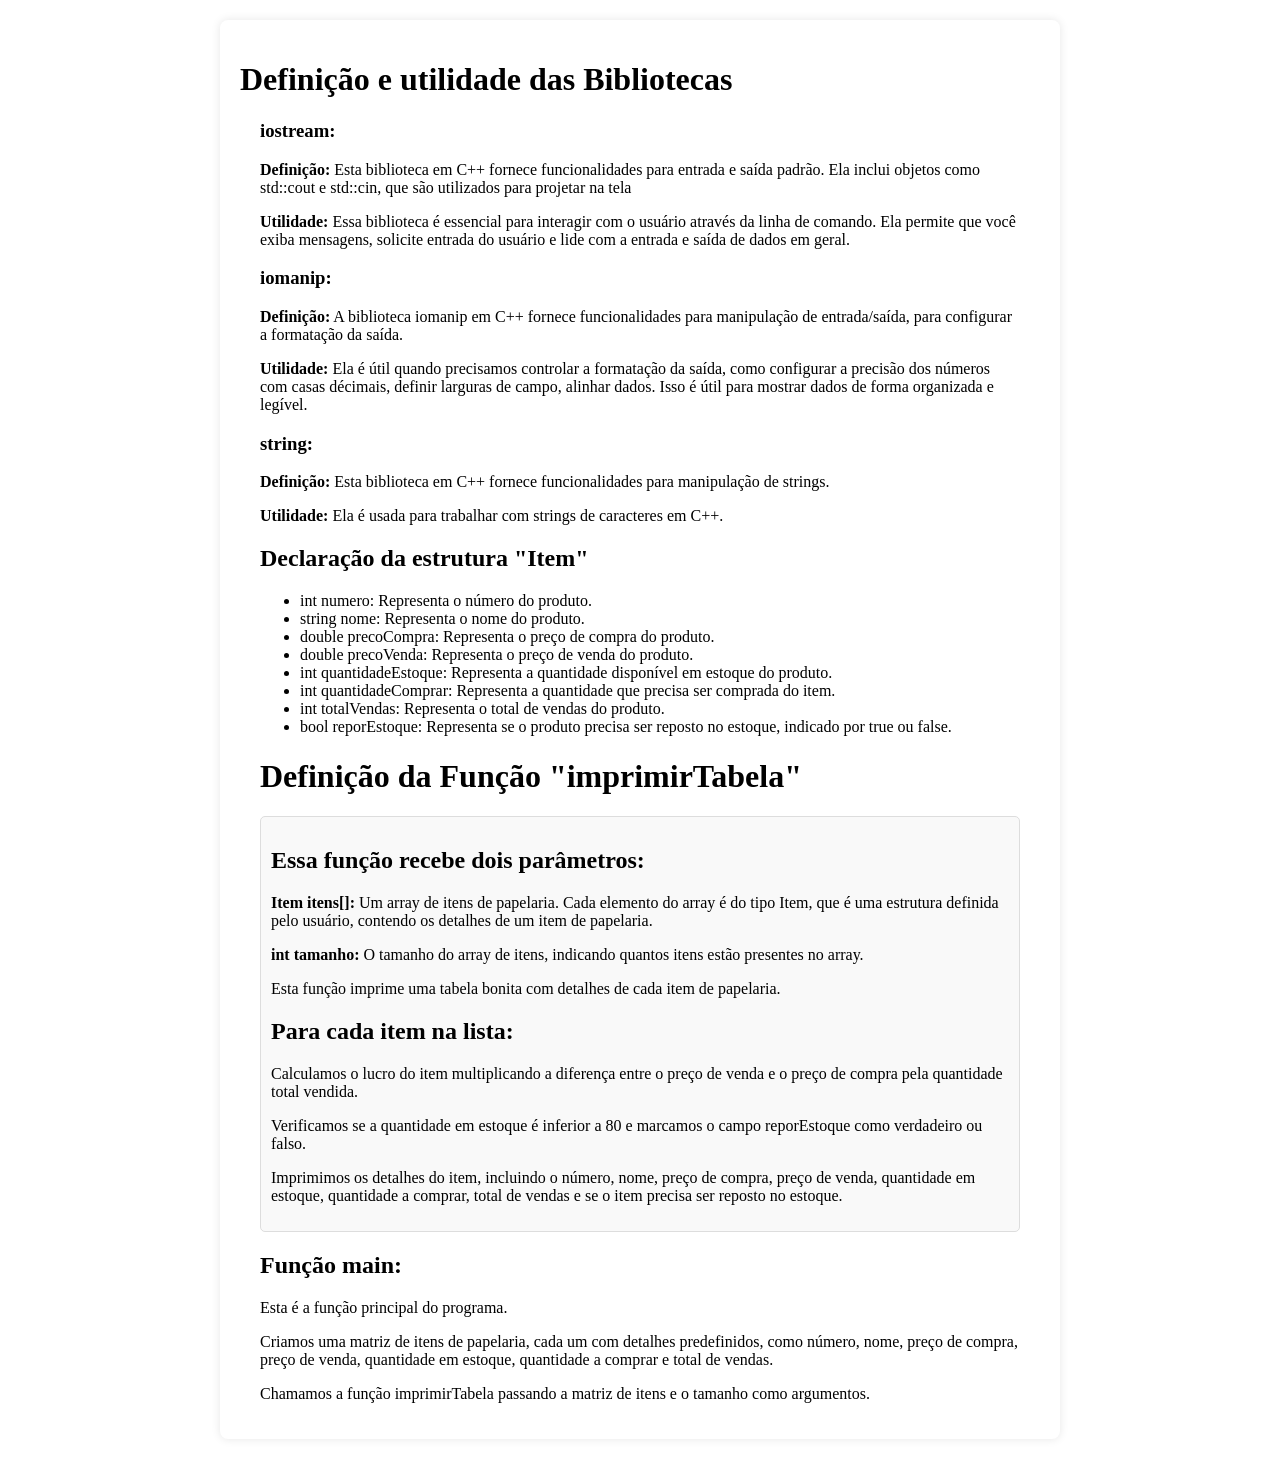
<file: index.html>
<!DOCTYPE html>
<html lang="en">
<head>
    <meta charset="UTF-8">
    <meta name="viewport" content="width=device-width, initial-scale=1.0">
    <title>Document</title>
    <link rel="stylesheet" href="style.css">
</head>
<body>
    <div class="container">
        <h1>Definição e utilidade das Bibliotecas</h1>
        <div class="content">
            <h3>iostream:</h3>
            <p><strong>Definição:</strong> Esta biblioteca em C++ fornece funcionalidades para entrada e saída padrão. Ela inclui objetos como std::cout e std::cin, que são utilizados para projetar na tela</p>
            <p><strong>Utilidade:</strong> Essa biblioteca é essencial para interagir com o usuário através da linha de comando. Ela permite que você exiba mensagens, solicite entrada do usuário e lide com a entrada e saída de dados em geral.</p>

            <h3>iomanip:</h3>
            <p><strong>Definição:</strong> A biblioteca iomanip em C++ fornece funcionalidades para manipulação de entrada/saída, para configurar a formatação da saída.</p>
            <p><strong>Utilidade:</strong> Ela é útil quando precisamos controlar a formatação da saída, como configurar a precisão dos números com casas décimais, definir larguras de campo, alinhar dados. Isso é útil para mostrar dados de forma organizada e legível.</p>

            <h3>string:</h3>
            <p><strong>Definição:</strong> Esta biblioteca em C++ fornece funcionalidades para manipulação de strings.</p>
            <p><strong>Utilidade:</strong> Ela é usada para trabalhar com strings de caracteres em C++.</p>

            <h2>Declaração da estrutura "Item"</h2>
            <ul>
                <li>int numero: Representa o número do produto.</li>
                <li>string nome: Representa o nome do produto.</li>
                <li>double precoCompra: Representa o preço de compra do produto.</li>
                <li>double precoVenda: Representa o preço de venda do produto.</li>
                <li>int quantidadeEstoque: Representa a quantidade disponível em estoque do produto.</li>
                <li>int quantidadeComprar: Representa a quantidade que precisa ser comprada do item.</li>
                <li>int totalVendas: Representa o total de vendas do produto.</li>
                <li>bool reporEstoque: Representa se o produto precisa ser reposto no estoque, indicado por true ou false.</li>
            </ul>

            <h1>Definição da Função "imprimirTabela"</h1>
            <div class="function-description">
                <h2>Essa função recebe dois parâmetros:</h2>
                <p><strong>Item itens[]:</strong> Um array de itens de papelaria. Cada elemento do array é do tipo Item, que é uma estrutura definida pelo usuário, contendo os detalhes de um item de papelaria.</p>
                <p><strong>int tamanho:</strong> O tamanho do array de itens, indicando quantos itens estão presentes no array.</p>
                <p>Esta função imprime uma tabela bonita com detalhes de cada item de papelaria.</p>
                <h2>Para cada item na lista:</h2>
                <p>Calculamos o lucro do item multiplicando a diferença entre o preço de venda e o preço de compra pela quantidade total vendida.</p>
                <p>Verificamos se a quantidade em estoque é inferior a 80 e marcamos o campo reporEstoque como verdadeiro ou falso.</p>
                <p>Imprimimos os detalhes do item, incluindo o número, nome, preço de compra, preço de venda, quantidade em estoque, quantidade a comprar, total de vendas e se o item precisa ser reposto no estoque.</p>
            </div>

            <h2>Função main:</h2>
            <p>Esta é a função principal do programa.</p>
            <p>Criamos uma matriz de itens de papelaria, cada um com detalhes predefinidos, como número, nome, preço de compra, preço de venda, quantidade em estoque, quantidade a comprar e total de vendas.</p>
            <p>Chamamos a função imprimirTabela passando a matriz de itens e o tamanho como argumentos.</p>
        </div>
    </div>
</body>
</html>
</file>
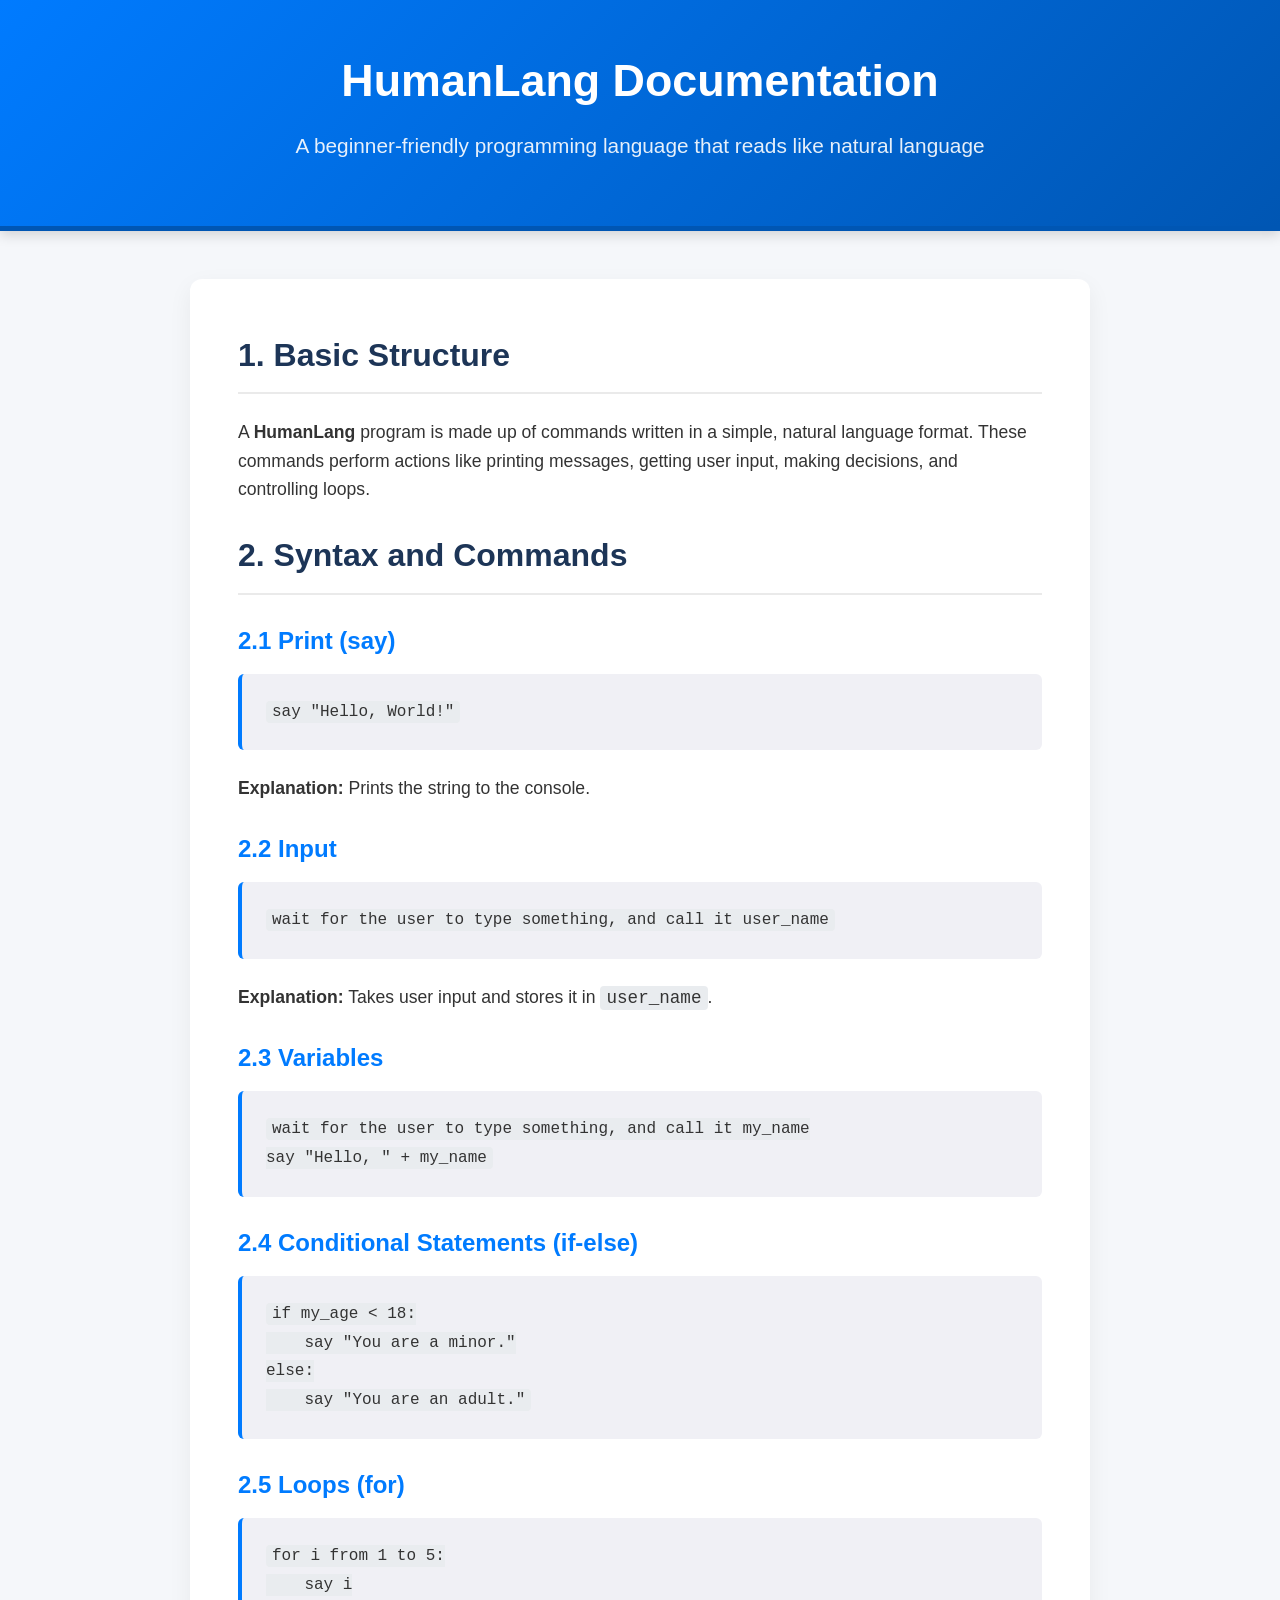
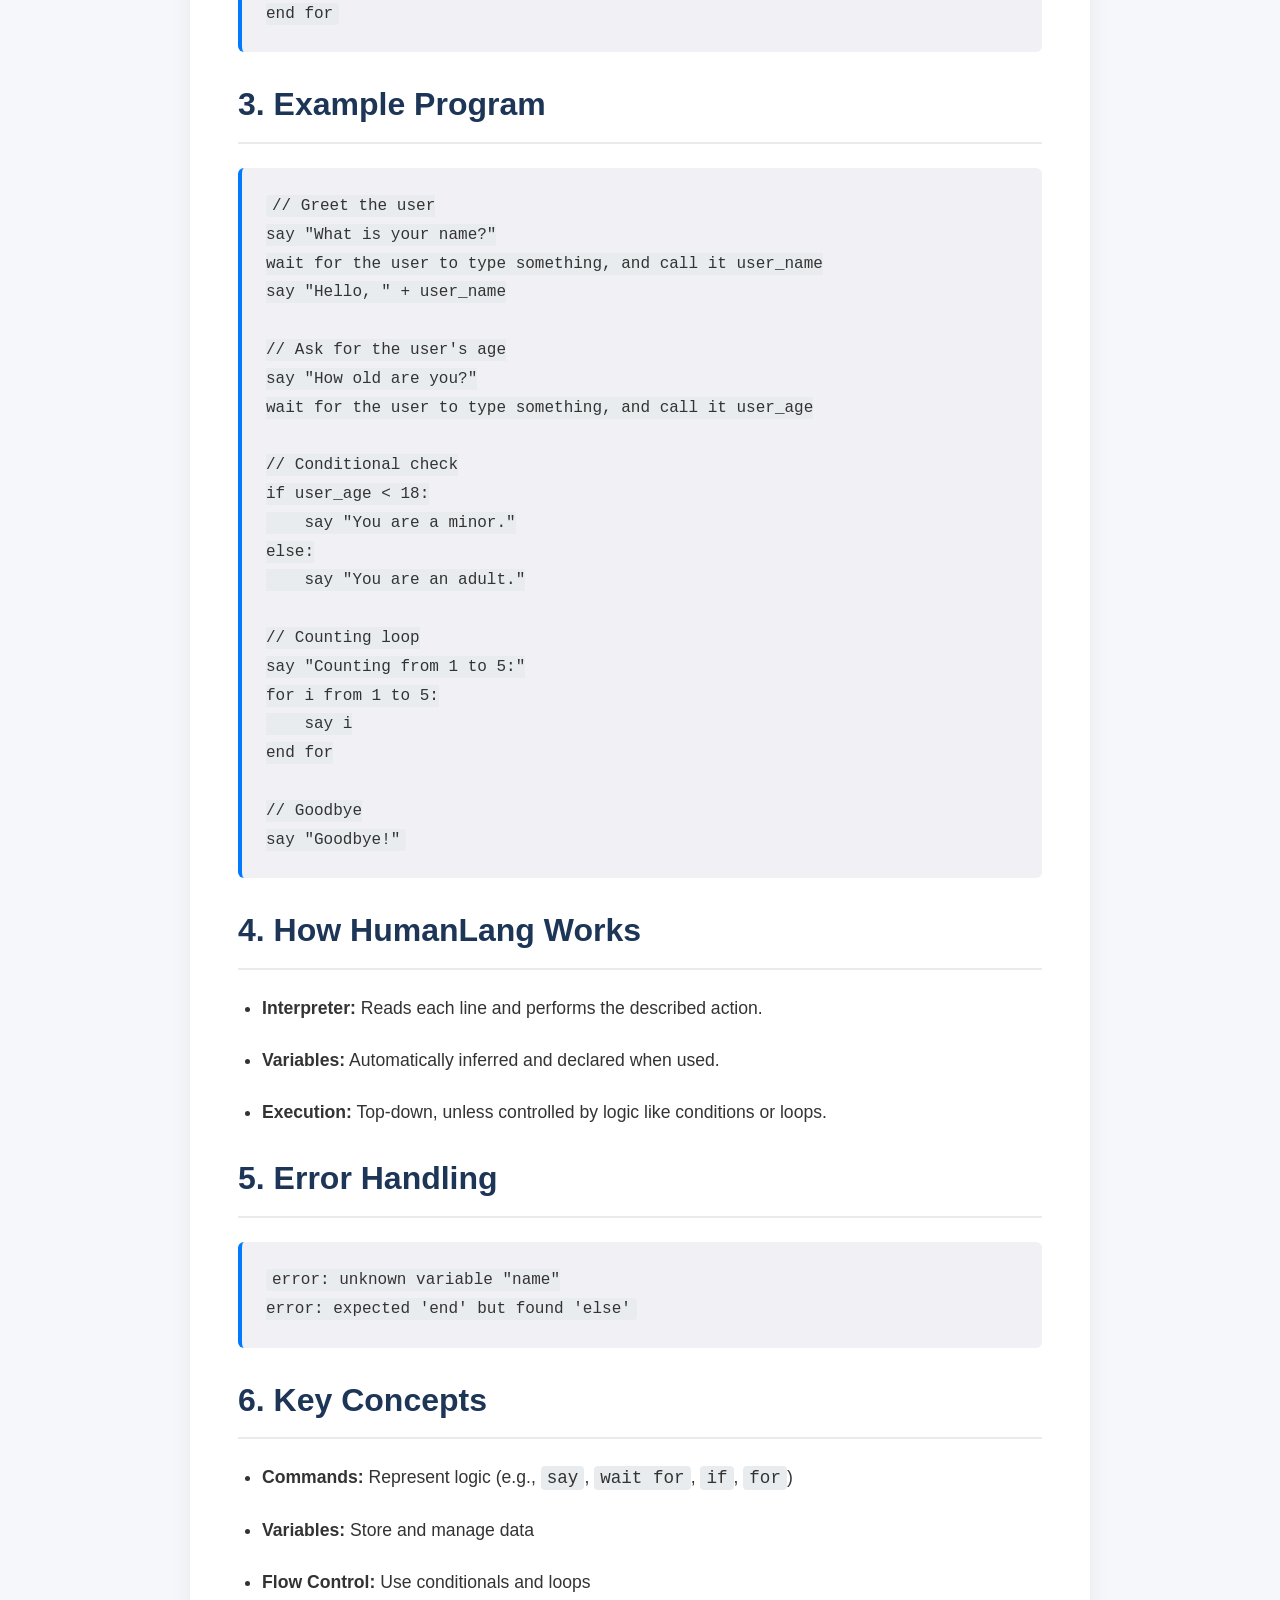
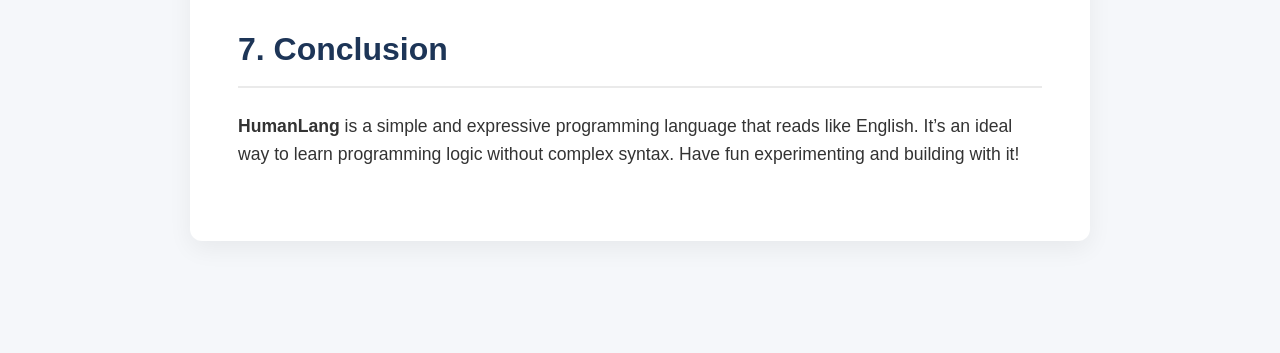
<file: documentation.html>
<!DOCTYPE html>
<html lang="en">
<head>
  <meta charset="UTF-8" />
  <meta name="viewport" content="width=device-width, initial-scale=1.0"/>
  <title>HumanLang Documentation</title>
  <style>
    * {
      margin: 0;
      padding: 0;
      box-sizing: border-box;
    }

    body {
      font-family: 'Segoe UI', Tahoma, Geneva, Verdana, sans-serif;
      background: #f5f7fa;
      color: #333;
      line-height: 1.8;
      padding-bottom: 4rem;
    }

    header {
      background: linear-gradient(135deg, #007BFF, #0056b3);
      color: white;
      padding: 2.5rem 1rem;
      text-align: center;
      box-shadow: 0 4px 12px rgba(0,0,0,0.15);
      border-bottom: 5px solid #0056b3;
    }

    header h1 {
      font-size: 2.8rem;
      margin-bottom: 0.5rem;
    }

    header p {
      font-size: 1.3rem;
      opacity: 0.9;
      margin-top: 0.3rem;
    }

    main {
      max-width: 900px;
      background: white;
      margin: 3rem auto;
      padding: 3rem;
      border-radius: 12px;
      box-shadow: 0 8px 24px rgba(0, 0, 0, 0.06);
      animation: fadeIn 0.8s ease-out;
    }

    h2 {
      color: #1d3557;
      margin-bottom: 1.5rem;
      font-size: 2rem;
      border-bottom: 2px solid #eaeaea;
      padding-bottom: 0.5rem;
      font-weight: bold;
    }

    h3 {
      color: #007BFF;
      margin-top: 1.5rem;
      margin-bottom: 0.75rem;
      font-size: 1.5rem;
    }

    p, li {
      margin-bottom: 1.5rem;
      font-size: 1.1rem;
      line-height: 1.6;
    }

    ul {
      padding-left: 1.5rem;
    }

    pre {
      background-color: #f0f0f5;
      padding: 1.5rem;
      border-left: 4px solid #007BFF;
      overflow-x: auto;
      border-radius: 6px;
      font-family: 'Courier New', Courier, monospace;
      font-size: 1rem;
      margin-bottom: 1.5rem;
    }

    code {
      font-family: 'Courier New', Courier, monospace;
      background: #e9ecef;
      padding: 2px 6px;
      border-radius: 4px;
    }

    blockquote {
      margin: 1.5rem 0;
      padding: 1.5rem;
      background: #e7f1ff;
      border-left: 4px solid #0056b3;
      border-radius: 6px;
      color: #333;
      font-style: italic;
      font-size: 1.1rem;
      line-height: 1.7;
    }

    hr {
      border: none;
      height: 1px;
      background: #ddd;
      margin: 3rem 0;
    }

    a {
      color: #007BFF;
      text-decoration: none;
    }

    a:hover {
      text-decoration: underline;
    }

    @keyframes fadeIn {
      from { opacity: 0; transform: translateY(10px); }
      to { opacity: 1; transform: translateY(0); }
    }

    @media screen and (max-width: 768px) {
      main {
        padding: 1.5rem;
      }

      header h1 {
        font-size: 2.2rem;
      }

      h2 {
        font-size: 1.7rem;
      }

      h3 {
        font-size: 1.3rem;
      }
    }
  </style>
</head>
<body>
  <header>
    <h1>HumanLang Documentation</h1>
    <p>A beginner-friendly programming language that reads like natural language</p>
  </header>
  <main>
    <h2>1. Basic Structure</h2>
    <p>A <strong>HumanLang</strong> program is made up of commands written in a simple, natural language format. These commands perform actions like printing messages, getting user input, making decisions, and controlling loops.</p>

    <h2>2. Syntax and Commands</h2>
    <h3>2.1 Print (say)</h3>
    <pre><code>say "Hello, World!"</code></pre>
    <p><strong>Explanation:</strong> Prints the string to the console.</p>

    <h3>2.2 Input</h3>
    <pre><code>wait for the user to type something, and call it user_name</code></pre>
    <p><strong>Explanation:</strong> Takes user input and stores it in <code>user_name</code>.</p>

    <h3>2.3 Variables</h3>
    <pre><code>wait for the user to type something, and call it my_name
say "Hello, " + my_name</code></pre>

    <h3>2.4 Conditional Statements (if-else)</h3>
    <pre><code>if my_age &lt; 18:
    say "You are a minor."
else:
    say "You are an adult."</code></pre>

    <h3>2.5 Loops (for)</h3>
    <pre><code>for i from 1 to 5:
    say i
end for</code></pre>

    <h2>3. Example Program</h2>
    <pre><code>// Greet the user
say "What is your name?"
wait for the user to type something, and call it user_name
say "Hello, " + user_name

// Ask for the user's age
say "How old are you?"
wait for the user to type something, and call it user_age

// Conditional check
if user_age &lt; 18:
    say "You are a minor."
else:
    say "You are an adult."

// Counting loop
say "Counting from 1 to 5:"
for i from 1 to 5:
    say i
end for

// Goodbye
say "Goodbye!"</code></pre>

    <h2>4. How HumanLang Works</h2>
    <ul>
      <li><strong>Interpreter:</strong> Reads each line and performs the described action.</li>
      <li><strong>Variables:</strong> Automatically inferred and declared when used.</li>
      <li><strong>Execution:</strong> Top-down, unless controlled by logic like conditions or loops.</li>
    </ul>

    <h2>5. Error Handling</h2>
    <pre><code>error: unknown variable "name"
error: expected 'end' but found 'else'</code></pre>

    <h2>6. Key Concepts</h2>
    <ul>
      <li><strong>Commands:</strong> Represent logic (e.g., <code>say</code>, <code>wait for</code>, <code>if</code>, <code>for</code>)</li>
      <li><strong>Variables:</strong> Store and manage data</li>
      <li><strong>Flow Control:</strong> Use conditionals and loops</li>
    </ul>

    <h2>7. Conclusion</h2>
    <p><strong>HumanLang</strong> is a simple and expressive programming language that reads like English. It’s an ideal way to learn programming logic without complex syntax. Have fun experimenting and building with it!</p>
  </main>
</body>
</html>
</file>
<file: style.css>
.container {
    max-width: 800px;
    margin: 20px auto;
    padding: 20px;
    background-color: #fff;
    border-radius: 8px;
    box-shadow: 0 0 10px rgba(0, 0, 0, 0.1);
}

.content {
    padding: 0 20px;
}

.function-description {
    background-color: #f9f9f9;
    border: 1px solid #ddd;
    border-radius: 5px;
    padding: 10px;
    margin-top: 20px;
}
</file>
